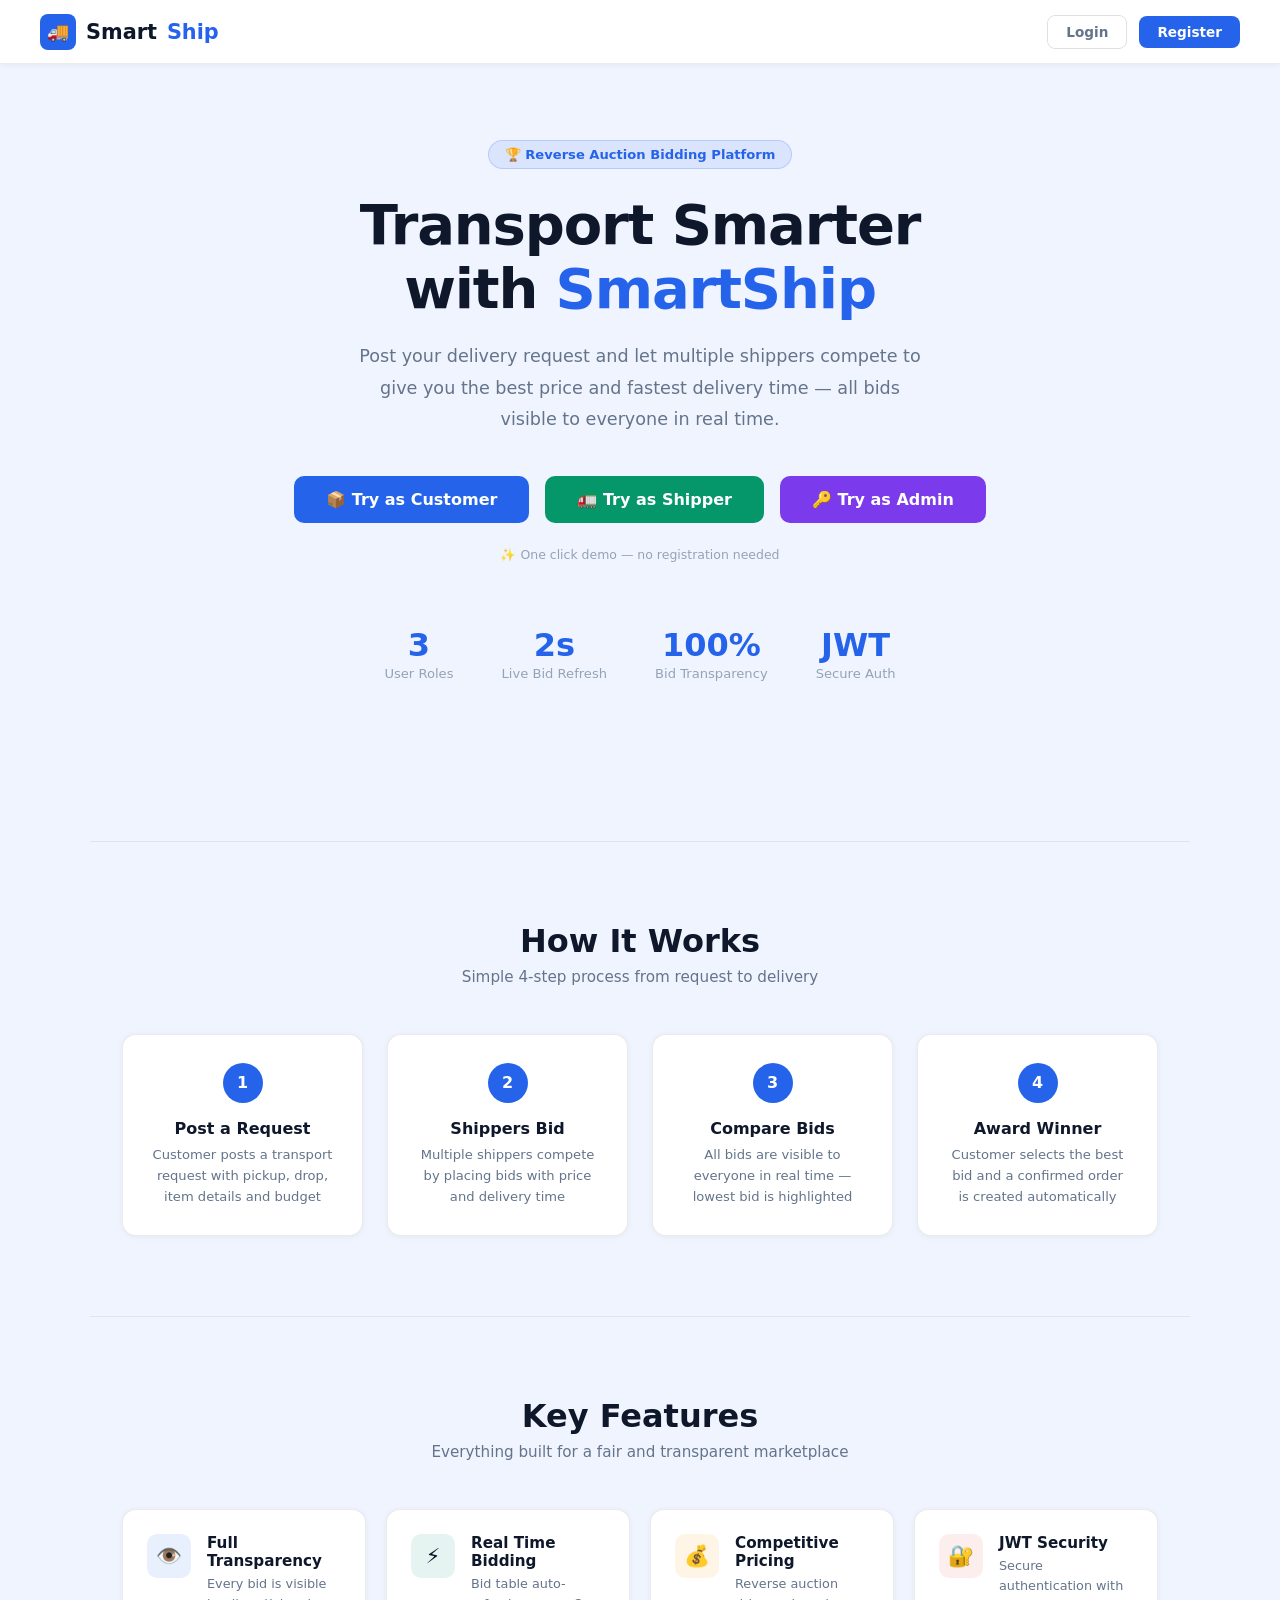
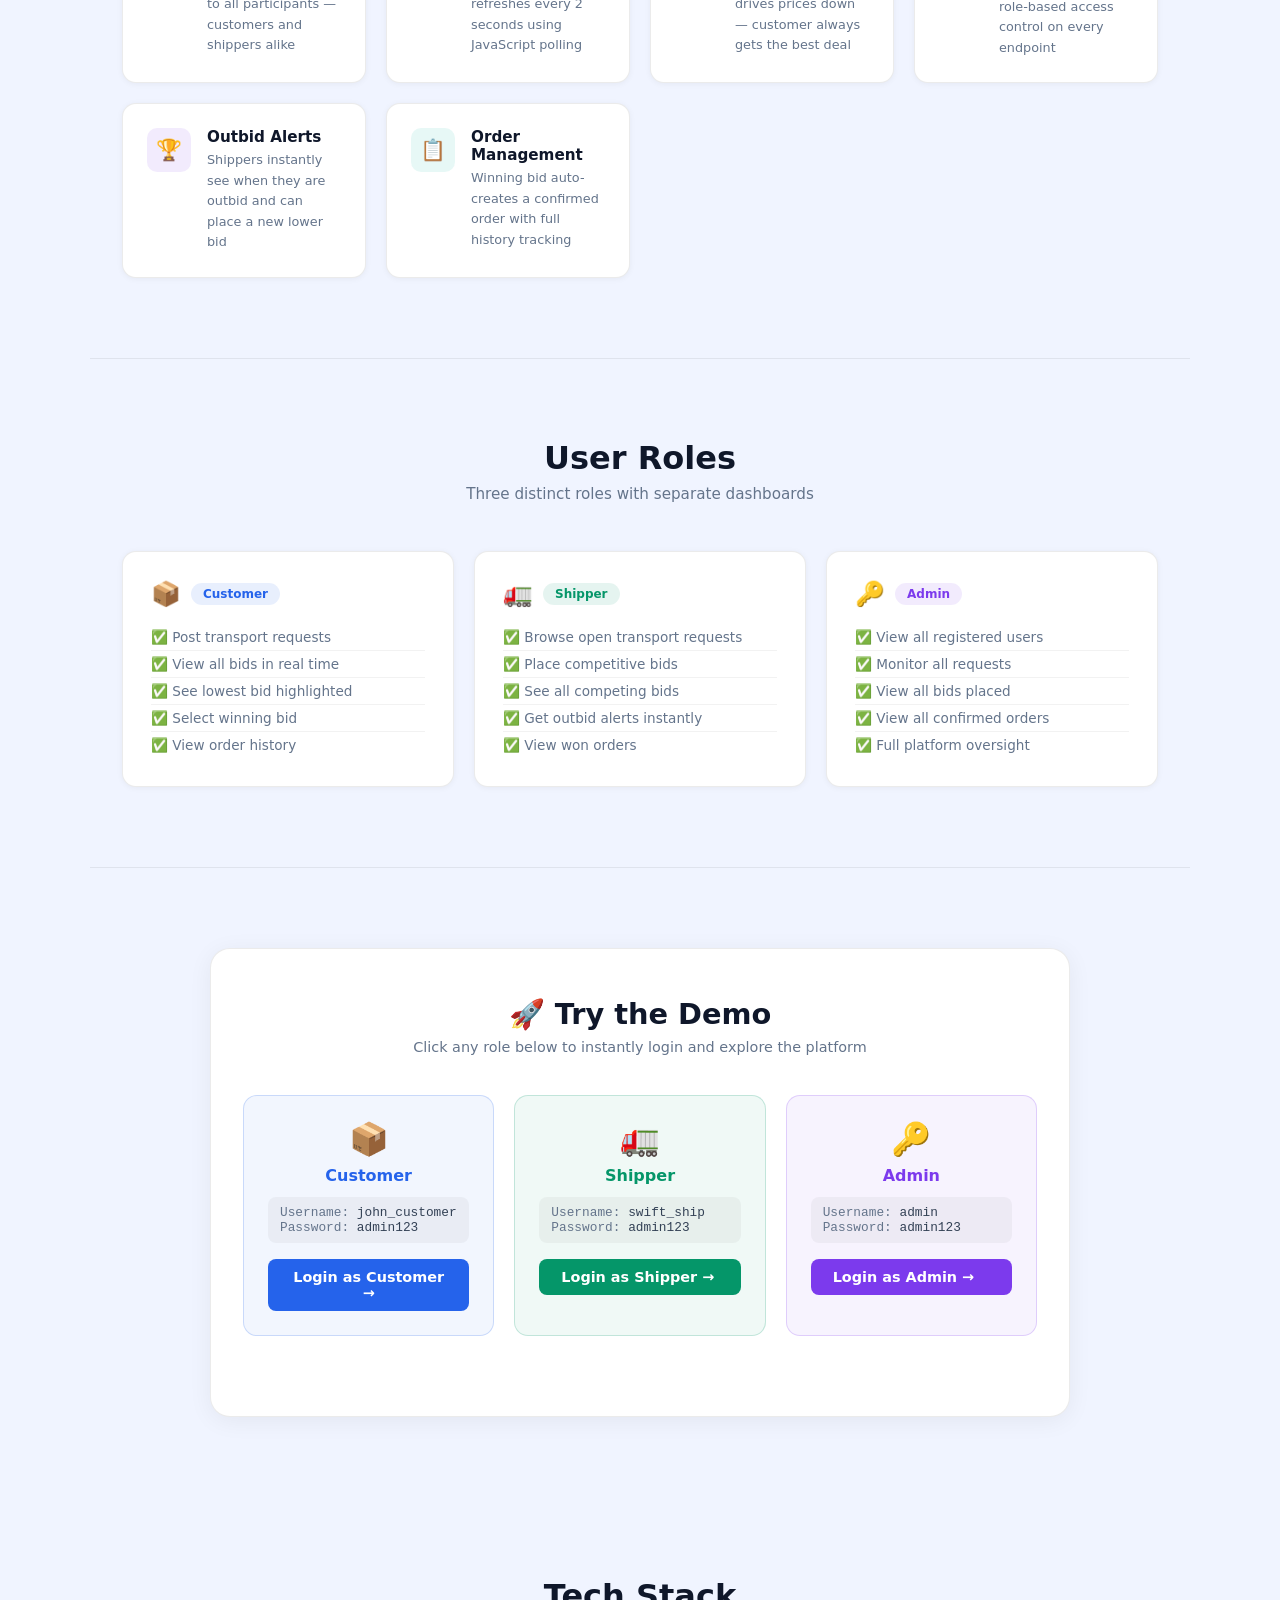
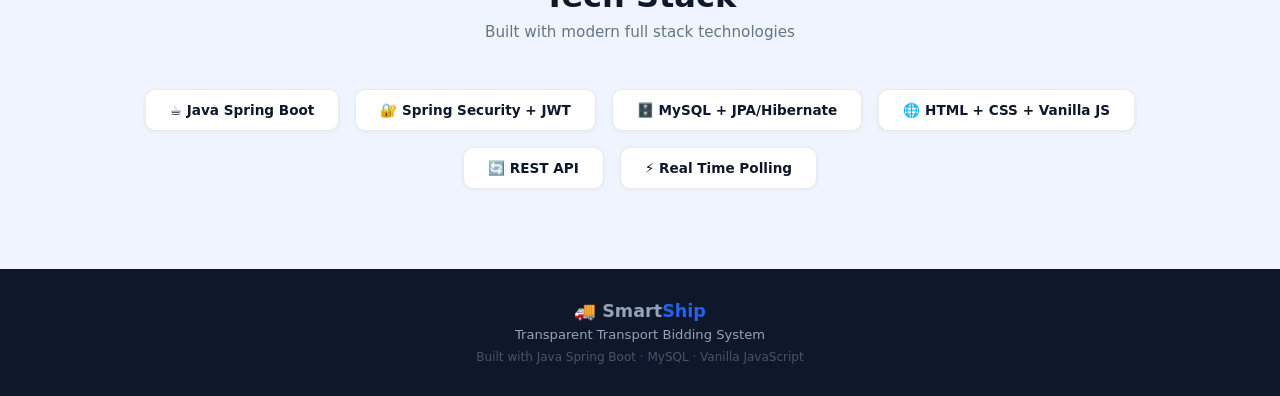
<file: backend/src/main/resources/static/home.html>
<!DOCTYPE html>
<html lang="en">
<head>
  <meta charset="UTF-8"/>
  <meta name="viewport" content="width=device-width, initial-scale=1.0"/>
  <title>SmartShip — Transparent Transport Bidding</title>
  <style>
    * { box-sizing: border-box; margin: 0; padding: 0; }

    body {
      font-family: 'Segoe UI', system-ui, sans-serif;
      background: #f0f4ff;
      color: #0f172a;
      min-height: 100vh;
    }

    /* ── NAVBAR ── */
    .navbar {
      position: fixed; top: 0; left: 0; right: 0;
      height: 64px;
      background: #ffffff;
      border-bottom: 1px solid rgba(0,0,0,0.08);
      display: flex; align-items: center;
      justify-content: space-between;
      padding: 0 2.5rem;
      box-shadow: 0 1px 6px rgba(0,0,0,0.06);
      z-index: 100;
    }
    .brand {
      display: flex; align-items: center; gap: 10px;
      font-weight: 800; font-size: 1.3rem;
      color: #0f172a; text-decoration: none;
    }
    .brand .icon {
      width: 36px; height: 36px;
      background: #2563eb;
      border-radius: 8px;
      display: flex; align-items: center;
      justify-content: center; font-size: 18px;
    }
    .brand span { color: #2563eb; }
    .nav-links { display: flex; gap: 0.75rem; align-items: center; }

    /* ── BUTTONS ── */
    .btn {
      display: inline-flex; align-items: center;
      gap: 6px; padding: 10px 22px;
      border-radius: 8px; border: none;
      font-family: inherit; font-size: 0.9rem;
      font-weight: 600; cursor: pointer;
      text-decoration: none;
      transition: all 0.2s ease;
    }
    .btn-primary { background: #2563eb; color: #fff; }
    .btn-primary:hover { background: #1d4ed8; transform: translateY(-1px); box-shadow: 0 4px 14px rgba(37,99,235,0.35); }
    .btn-outline { background: transparent; color: #2563eb; border: 2px solid #2563eb; }
    .btn-outline:hover { background: #2563eb; color: #fff; }
    .btn-ghost { background: transparent; color: #64748b; border: 1px solid rgba(0,0,0,0.12); }
    .btn-ghost:hover { color: #2563eb; border-color: #2563eb; }
    .btn-lg { padding: 14px 32px; font-size: 1rem; border-radius: 10px; }
    .btn-customer { background: #2563eb; color: #fff; }
    .btn-customer:hover { background: #1d4ed8; transform: translateY(-2px); box-shadow: 0 6px 20px rgba(37,99,235,0.35); }
    .btn-shipper { background: #059669; color: #fff; }
    .btn-shipper:hover { background: #047857; transform: translateY(-2px); box-shadow: 0 6px 20px rgba(5,150,105,0.35); }
    .btn-admin { background: #7c3aed; color: #fff; }
    .btn-admin:hover { background: #6d28d9; transform: translateY(-2px); box-shadow: 0 6px 20px rgba(124,58,237,0.35); }

    /* ── HERO ── */
    .hero {
      padding: 140px 2rem 80px;
      text-align: center;
      display: flex; flex-direction: column;
      align-items: center;
    }
    .hero-badge {
      display: inline-flex; align-items: center; gap: 6px;
      background: rgba(37,99,235,0.1);
      color: #2563eb;
      padding: 6px 16px;
      border-radius: 20px;
      font-size: 0.82rem;
      font-weight: 600;
      margin-bottom: 1.5rem;
      border: 1px solid rgba(37,99,235,0.2);
    }
    .hero h1 {
      font-size: 3.5rem;
      font-weight: 800;
      line-height: 1.15;
      color: #0f172a;
      margin-bottom: 1.2rem;
      letter-spacing: -0.02em;
    }
    .hero h1 span { color: #2563eb; }
    .hero p {
      font-size: 1.1rem;
      color: #64748b;
      max-width: 580px;
      line-height: 1.8;
      margin-bottom: 2.5rem;
    }
    .hero-buttons {
      display: flex; gap: 1rem;
      flex-wrap: wrap; justify-content: center;
      margin-bottom: 1.5rem;
    }
    .hero-note {
      font-size: 0.78rem;
      color: #94a3b8;
      margin-bottom: 4rem;
    }

    /* ── STATS ── */
    .stats {
      display: flex; gap: 3rem;
      flex-wrap: wrap; justify-content: center;
      margin-bottom: 5rem;
    }
    .stat { text-align: center; }
    .stat-value {
      font-size: 2rem; font-weight: 800;
      color: #2563eb;
    }
    .stat-label { font-size: 0.82rem; color: #94a3b8; margin-top: 2px; }

    /* ── HOW IT WORKS ── */
    .section {
      padding: 5rem 2rem;
      max-width: 1100px;
      margin: 0 auto;
    }
    .section-title {
      text-align: center;
      font-size: 2rem;
      font-weight: 800;
      color: #0f172a;
      margin-bottom: 0.5rem;
    }
    .section-sub {
      text-align: center;
      color: #64748b;
      font-size: 0.95rem;
      margin-bottom: 3rem;
    }
    .steps {
      display: grid;
      grid-template-columns: repeat(auto-fit, minmax(200px, 1fr));
      gap: 1.5rem;
    }
    .step {
      background: #fff;
      border: 1px solid rgba(0,0,0,0.08);
      border-radius: 14px;
      padding: 1.75rem;
      text-align: center;
      box-shadow: 0 1px 6px rgba(0,0,0,0.05);
      transition: transform 0.2s, box-shadow 0.2s;
    }
    .step:hover { transform: translateY(-4px); box-shadow: 0 8px 24px rgba(37,99,235,0.1); }
    .step-num {
      width: 40px; height: 40px;
      background: #2563eb;
      color: #fff;
      border-radius: 50%;
      display: flex; align-items: center;
      justify-content: center;
      font-weight: 800; font-size: 1rem;
      margin: 0 auto 1rem;
    }
    .step h3 { font-size: 1rem; color: #0f172a; margin-bottom: 6px; }
    .step p  { font-size: 0.82rem; color: #64748b; line-height: 1.6; }

    /* ── FEATURES ── */
    .features {
      display: grid;
      grid-template-columns: repeat(auto-fit, minmax(240px, 1fr));
      gap: 1.25rem;
    }
    .feature {
      background: #fff;
      border: 1px solid rgba(0,0,0,0.08);
      border-radius: 14px;
      padding: 1.5rem;
      box-shadow: 0 1px 6px rgba(0,0,0,0.05);
      display: flex; gap: 1rem; align-items: flex-start;
      transition: transform 0.2s, box-shadow 0.2s;
    }
    .feature:hover { transform: translateY(-3px); box-shadow: 0 8px 24px rgba(37,99,235,0.08); }
    .feature-icon {
      width: 44px; height: 44px; min-width: 44px;
      border-radius: 10px;
      display: flex; align-items: center;
      justify-content: center; font-size: 1.3rem;
    }
    .f-blue   { background: rgba(37,99,235,0.1); }
    .f-green  { background: rgba(5,150,105,0.1); }
    .f-purple { background: rgba(124,58,237,0.1); }
    .f-amber  { background: rgba(245,158,11,0.1); }
    .f-red    { background: rgba(220,38,38,0.08); }
    .f-teal   { background: rgba(20,184,166,0.1); }
    .feature h3 { font-size: 0.95rem; color: #0f172a; margin-bottom: 4px; }
    .feature p  { font-size: 0.8rem;  color: #64748b; line-height: 1.6; }

    /* ── DEMO SECTION ── */
    .demo-section {
      background: #fff;
      border-radius: 20px;
      border: 1px solid rgba(0,0,0,0.08);
      padding: 3rem 2rem;
      text-align: center;
      box-shadow: 0 4px 24px rgba(0,0,0,0.06);
      max-width: 860px;
      margin: 0 auto 5rem;
    }
    .demo-section h2 {
      font-size: 1.8rem; font-weight: 800;
      color: #0f172a; margin-bottom: 0.5rem;
    }
    .demo-section p {
      color: #64748b; font-size: 0.9rem;
      margin-bottom: 2.5rem;
    }
    .demo-cards {
      display: grid;
      grid-template-columns: repeat(auto-fit, minmax(220px, 1fr));
      gap: 1.25rem;
      margin-bottom: 2rem;
    }
    .demo-card {
      border-radius: 14px;
      padding: 1.5rem;
      text-align: center;
    }
    .demo-card.c { background: rgba(37,99,235,0.06); border: 1px solid rgba(37,99,235,0.2); }
    .demo-card.s { background: rgba(5,150,105,0.06); border: 1px solid rgba(5,150,105,0.2); }
    .demo-card.a { background: rgba(124,58,237,0.06); border: 1px solid rgba(124,58,237,0.2); }
    .demo-card .role-icon { font-size: 2rem; margin-bottom: 0.5rem; }
    .demo-card h3 { font-size: 1rem; font-weight: 700; margin-bottom: 0.75rem; }
    .demo-card.c h3 { color: #2563eb; }
    .demo-card.s h3 { color: #059669; }
    .demo-card.a h3 { color: #7c3aed; }
    .cred {
      background: rgba(0,0,0,0.04);
      border-radius: 8px;
      padding: 8px 12px;
      font-size: 0.8rem;
      color: #334155;
      margin-bottom: 1rem;
      font-family: 'Consolas', monospace;
      text-align: left;
    }
    .cred span { color: #64748b; }

    /* ── ROLES ── */
    .roles {
      display: grid;
      grid-template-columns: repeat(auto-fit, minmax(280px, 1fr));
      gap: 1.25rem;
    }
    .role-card {
      background: #fff;
      border-radius: 14px;
      padding: 1.75rem;
      border: 1px solid rgba(0,0,0,0.08);
      box-shadow: 0 1px 6px rgba(0,0,0,0.05);
    }
    .role-header {
      display: flex; align-items: center; gap: 10px;
      margin-bottom: 1rem;
    }
    .role-badge {
      padding: 4px 12px; border-radius: 20px;
      font-size: 0.75rem; font-weight: 700;
    }
    .rb-c { background: rgba(37,99,235,0.1);  color: #2563eb; }
    .rb-s { background: rgba(5,150,105,0.1);  color: #059669; }
    .rb-a { background: rgba(124,58,237,0.1); color: #7c3aed; }
    .role-card ul { list-style: none; padding: 0; }
    .role-card ul li {
      font-size: 0.85rem; color: #64748b;
      padding: 5px 0;
      border-bottom: 1px solid rgba(0,0,0,0.05);
      display: flex; align-items: center; gap: 8px;
    }
    .role-card ul li:last-child { border-bottom: none; }

    /* ── FOOTER ── */
    footer {
      background: #0f172a;
      color: #94a3b8;
      text-align: center;
      padding: 2rem;
      font-size: 0.82rem;
    }
    footer span { color: #2563eb; }

    /* ── DIVIDER ── */
    .divider {
      height: 1px;
      background: rgba(0,0,0,0.07);
      max-width: 1100px;
      margin: 0 auto;
    }

    @media(max-width: 640px) {
      .hero h1 { font-size: 2.2rem; }
      .navbar { padding: 0 1rem; }
      .section { padding: 3rem 1rem; }
    }
  </style>
</head>
<body>

<!-- ── NAVBAR ── -->
<nav class="navbar">
  <a class="brand" href="/home.html">
    <div class="icon">🚚</div>
    Smart<span>Ship</span>
  </a>
  <div class="nav-links">
    <a href="/index.html" class="btn btn-ghost" style="padding:8px 18px;font-size:0.85rem">Login</a>
    <a href="/index.html" class="btn btn-primary" style="padding:8px 18px;font-size:0.85rem" onclick="sessionStorage.setItem('openTab','register')">Register</a>
  </div>
</nav>

<!-- ── HERO ── -->
<div class="hero">
  <div class="hero-badge">🏆 Reverse Auction Bidding Platform</div>
  <h1>Transport Smarter<br/>with <span>SmartShip</span></h1>
  <p>
    Post your delivery request and let multiple shippers compete
    to give you the best price and fastest delivery time —
    all bids visible to everyone in real time.
  </p>
  <div class="hero-buttons">
    <button class="btn btn-lg btn-customer" onclick="demoLogin('john_customer','admin123','CUSTOMER')">
      📦 Try as Customer
    </button>
    <button class="btn btn-lg btn-shipper" onclick="demoLogin('swift_ship','admin123','SHIPPER')">
      🚛 Try as Shipper
    </button>
    <button class="btn btn-lg btn-admin" onclick="demoLogin('admin','admin123','ADMIN')">
      🔑 Try as Admin
    </button>
  </div>
  <div class="hero-note">✨ One click demo — no registration needed</div>

  <!-- Stats -->
  <div class="stats">
    <div class="stat">
      <div class="stat-value">3</div>
      <div class="stat-label">User Roles</div>
    </div>
    <div class="stat">
      <div class="stat-value">2s</div>
      <div class="stat-label">Live Bid Refresh</div>
    </div>
    <div class="stat">
      <div class="stat-value">100%</div>
      <div class="stat-label">Bid Transparency</div>
    </div>
    <div class="stat">
      <div class="stat-value">JWT</div>
      <div class="stat-label">Secure Auth</div>
    </div>
  </div>
</div>

<div class="divider"></div>

<!-- ── HOW IT WORKS ── -->
<div class="section">
  <div class="section-title">How It Works</div>
  <div class="section-sub">Simple 4-step process from request to delivery</div>
  <div class="steps">
    <div class="step">
      <div class="step-num">1</div>
      <h3>Post a Request</h3>
      <p>Customer posts a transport request with pickup, drop, item details and budget</p>
    </div>
    <div class="step">
      <div class="step-num">2</div>
      <h3>Shippers Bid</h3>
      <p>Multiple shippers compete by placing bids with price and delivery time</p>
    </div>
    <div class="step">
      <div class="step-num">3</div>
      <h3>Compare Bids</h3>
      <p>All bids are visible to everyone in real time — lowest bid is highlighted</p>
    </div>
    <div class="step">
      <div class="step-num">4</div>
      <h3>Award Winner</h3>
      <p>Customer selects the best bid and a confirmed order is created automatically</p>
    </div>
  </div>
</div>

<div class="divider"></div>

<!-- ── FEATURES ── -->
<div class="section">
  <div class="section-title">Key Features</div>
  <div class="section-sub">Everything built for a fair and transparent marketplace</div>
  <div class="features">
    <div class="feature">
      <div class="feature-icon f-blue">👁️</div>
      <div>
        <h3>Full Transparency</h3>
        <p>Every bid is visible to all participants — customers and shippers alike</p>
      </div>
    </div>
    <div class="feature">
      <div class="feature-icon f-green">⚡</div>
      <div>
        <h3>Real Time Bidding</h3>
        <p>Bid table auto-refreshes every 2 seconds using JavaScript polling</p>
      </div>
    </div>
    <div class="feature">
      <div class="feature-icon f-amber">💰</div>
      <div>
        <h3>Competitive Pricing</h3>
        <p>Reverse auction drives prices down — customer always gets the best deal</p>
      </div>
    </div>
    <div class="feature">
      <div class="feature-icon f-red">🔐</div>
      <div>
        <h3>JWT Security</h3>
        <p>Secure authentication with role-based access control on every endpoint</p>
      </div>
    </div>
    <div class="feature">
      <div class="feature-icon f-purple">🏆</div>
      <div>
        <h3>Outbid Alerts</h3>
        <p>Shippers instantly see when they are outbid and can place a new lower bid</p>
      </div>
    </div>
    <div class="feature">
      <div class="feature-icon f-teal">📋</div>
      <div>
        <h3>Order Management</h3>
        <p>Winning bid auto-creates a confirmed order with full history tracking</p>
      </div>
    </div>
  </div>
</div>

<div class="divider"></div>

<!-- ── USER ROLES ── -->
<div class="section">
  <div class="section-title">User Roles</div>
  <div class="section-sub">Three distinct roles with separate dashboards</div>
  <div class="roles">
    <div class="role-card">
      <div class="role-header">
        <span style="font-size:1.5rem">📦</span>
        <span class="role-badge rb-c">Customer</span>
      </div>
      <ul>
        <li>✅ Post transport requests</li>
        <li>✅ View all bids in real time</li>
        <li>✅ See lowest bid highlighted</li>
        <li>✅ Select winning bid</li>
        <li>✅ View order history</li>
      </ul>
    </div>
    <div class="role-card">
      <div class="role-header">
        <span style="font-size:1.5rem">🚛</span>
        <span class="role-badge rb-s">Shipper</span>
      </div>
      <ul>
        <li>✅ Browse open transport requests</li>
        <li>✅ Place competitive bids</li>
        <li>✅ See all competing bids</li>
        <li>✅ Get outbid alerts instantly</li>
        <li>✅ View won orders</li>
      </ul>
    </div>
    <div class="role-card">
      <div class="role-header">
        <span style="font-size:1.5rem">🔑</span>
        <span class="role-badge rb-a">Admin</span>
      </div>
      <ul>
        <li>✅ View all registered users</li>
        <li>✅ Monitor all requests</li>
        <li>✅ View all bids placed</li>
        <li>✅ View all confirmed orders</li>
        <li>✅ Full platform oversight</li>
      </ul>
    </div>
  </div>
</div>

<div class="divider"></div>

<!-- ── DEMO CREDENTIALS ── -->
<div class="section">
  <div class="demo-section">
    <h2>🚀 Try the Demo</h2>
    <p>Click any role below to instantly login and explore the platform</p>
    <div class="demo-cards">
      <div class="demo-card c">
        <div class="role-icon">📦</div>
        <h3>Customer</h3>
        <div class="cred">
          <span>Username:</span> john_customer<br/>
          <span>Password:</span> admin123
        </div>
        <button class="btn btn-customer" style="width:100%" onclick="demoLogin('john_customer','admin123','CUSTOMER')">
          Login as Customer →
        </button>
      </div>
      <div class="demo-card s">
        <div class="role-icon">🚛</div>
        <h3>Shipper</h3>
        <div class="cred">
          <span>Username:</span> swift_ship<br/>
          <span>Password:</span> admin123
        </div>
        <button class="btn btn-shipper" style="width:100%" onclick="demoLogin('swift_ship','admin123','SHIPPER')">
          Login as Shipper →
        </button>
      </div>
      <div class="demo-card a">
        <div class="role-icon">🔑</div>
        <h3>Admin</h3>
        <div class="cred">
          <span>Username:</span> admin<br/>
          <span>Password:</span> admin123
        </div>
        <button class="btn btn-admin" style="width:100%" onclick="demoLogin('admin','admin123','ADMIN')">
          Login as Admin →
        </button>
      </div>
    </div>
  </div>
</div>

<!-- ── TECH STACK ── -->
<div class="section" style="padding-top:0">
  <div class="section-title">Tech Stack</div>
  <div class="section-sub">Built with modern full stack technologies</div>
  <div style="display:flex;flex-wrap:wrap;gap:1rem;justify-content:center">
    <div style="background:#fff;border:1px solid rgba(0,0,0,0.08);border-radius:10px;padding:12px 24px;font-size:0.85rem;font-weight:600;color:#0f172a;box-shadow:0 1px 4px rgba(0,0,0,0.05)">☕ Java Spring Boot</div>
    <div style="background:#fff;border:1px solid rgba(0,0,0,0.08);border-radius:10px;padding:12px 24px;font-size:0.85rem;font-weight:600;color:#0f172a;box-shadow:0 1px 4px rgba(0,0,0,0.05)">🔐 Spring Security + JWT</div>
    <div style="background:#fff;border:1px solid rgba(0,0,0,0.08);border-radius:10px;padding:12px 24px;font-size:0.85rem;font-weight:600;color:#0f172a;box-shadow:0 1px 4px rgba(0,0,0,0.05)">🗄️ MySQL + JPA/Hibernate</div>
    <div style="background:#fff;border:1px solid rgba(0,0,0,0.08);border-radius:10px;padding:12px 24px;font-size:0.85rem;font-weight:600;color:#0f172a;box-shadow:0 1px 4px rgba(0,0,0,0.05)">🌐 HTML + CSS + Vanilla JS</div>
    <div style="background:#fff;border:1px solid rgba(0,0,0,0.08);border-radius:10px;padding:12px 24px;font-size:0.85rem;font-weight:600;color:#0f172a;box-shadow:0 1px 4px rgba(0,0,0,0.05)">🔄 REST API</div>
    <div style="background:#fff;border:1px solid rgba(0,0,0,0.08);border-radius:10px;padding:12px 24px;font-size:0.85rem;font-weight:600;color:#0f172a;box-shadow:0 1px 4px rgba(0,0,0,0.05)">⚡ Real Time Polling</div>
  </div>
</div>

<!-- ── FOOTER ── -->
<footer>
  <div style="font-size:1.1rem;font-weight:800;margin-bottom:6px">
    🚚 Smart<span>Ship</span>
  </div>
  <div>Transparent Transport Bidding System</div>
  <div style="margin-top:8px;font-size:0.75rem;color:#475569">
    Built with Java Spring Boot · MySQL · Vanilla JavaScript
  </div>
</footer>

<script>
  // If already logged in redirect to dashboard
  const token = localStorage.getItem('smartship_token');
  const user  = JSON.parse(localStorage.getItem('smartship_user') || '{}');
  if (token && user.role) {
    if      (user.role === 'CUSTOMER') location.href = '/customer-dashboard.html';
    else if (user.role === 'SHIPPER')  location.href = '/shipper-dashboard.html';
    else if (user.role === 'ADMIN')    location.href = '/admin-dashboard.html';
  }

  // One click demo login
  async function demoLogin(username, password, role) {
    try {
      const res = await fetch('/api/auth/login', {
        method: 'POST',
        headers: { 'Content-Type': 'application/json' },
        body: JSON.stringify({ username, password })
      });
      const data = await res.json();
      if (!res.ok) throw new Error(data.message || 'Login failed');

      localStorage.setItem('smartship_token', data.token);
      localStorage.setItem('smartship_user',  JSON.stringify(data));

      if      (role === 'CUSTOMER') location.href = '/customer-dashboard.html';
      else if (role === 'SHIPPER')  location.href = '/shipper-dashboard.html';
      else if (role === 'ADMIN')    location.href = '/admin-dashboard.html';
    } catch(e) {
      alert('Login failed: ' + e.message);
    }
  }
</script>
</body>
</html>
</file>
